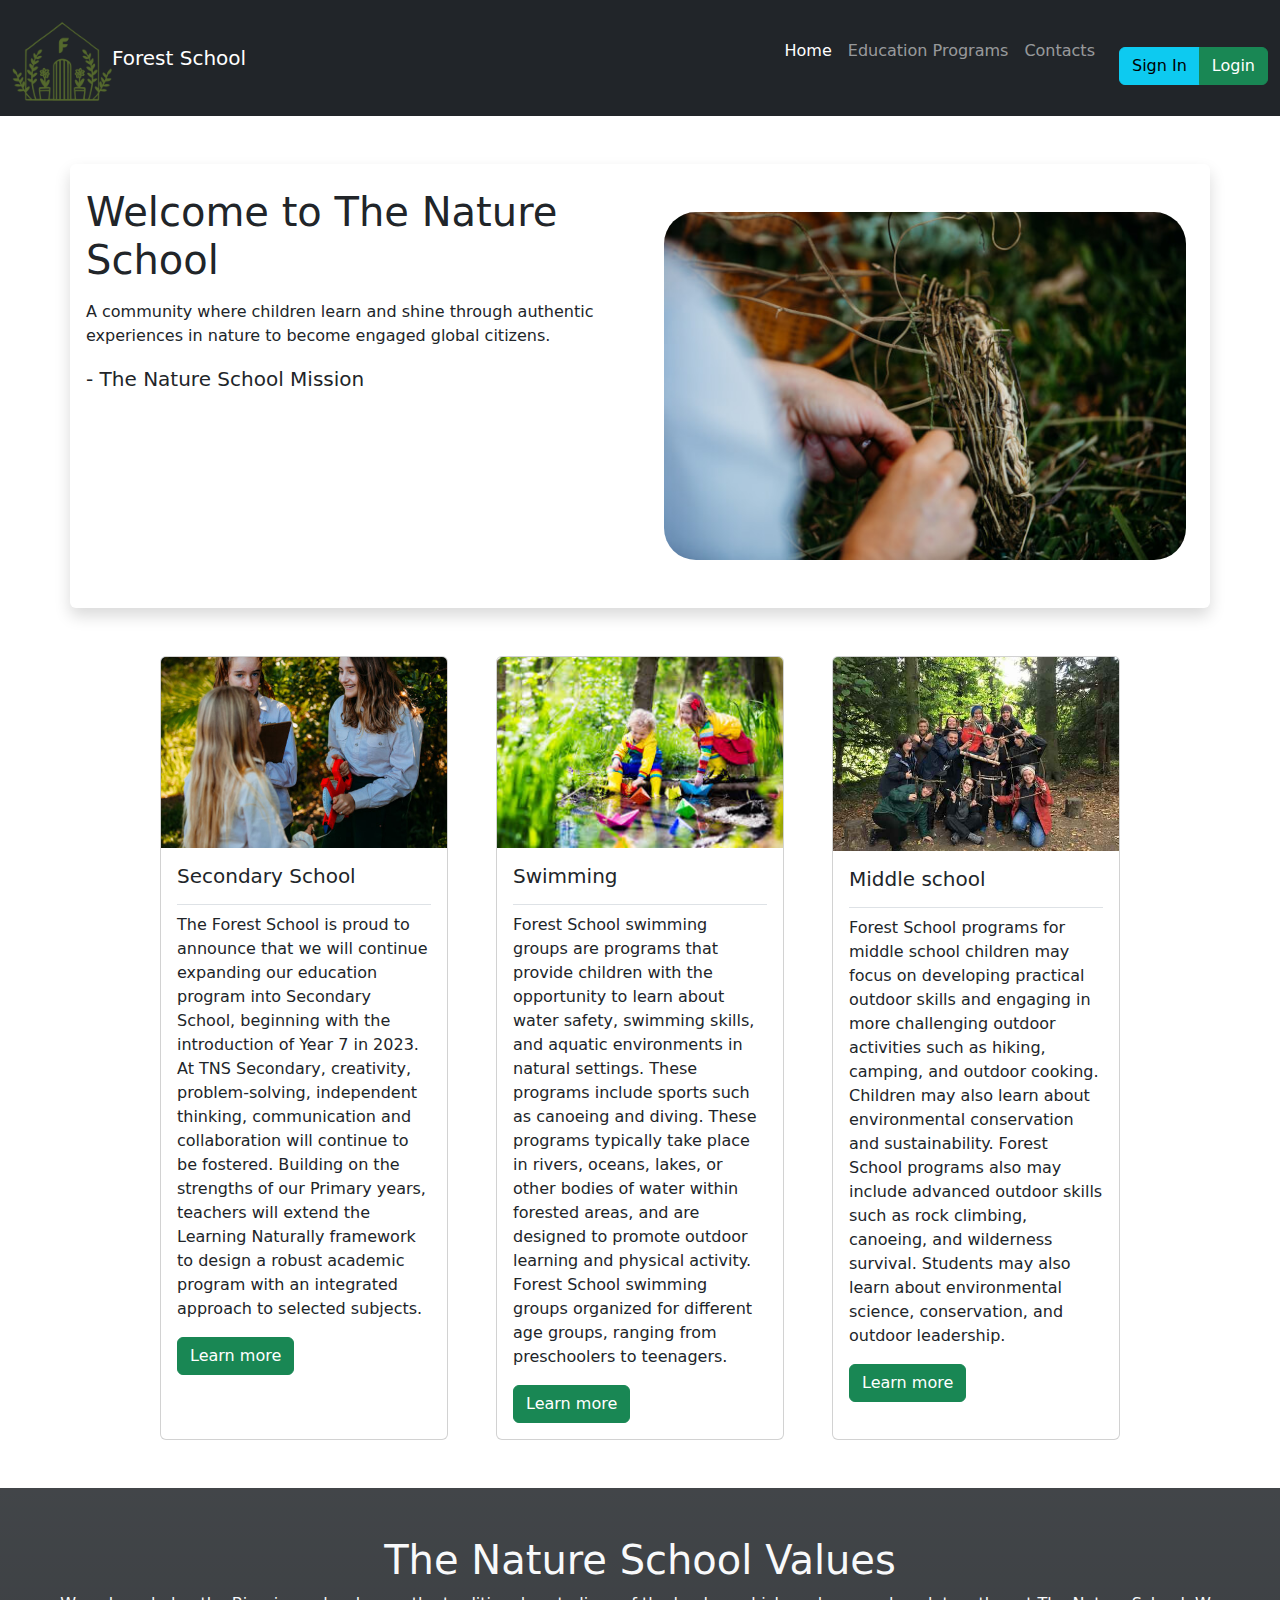
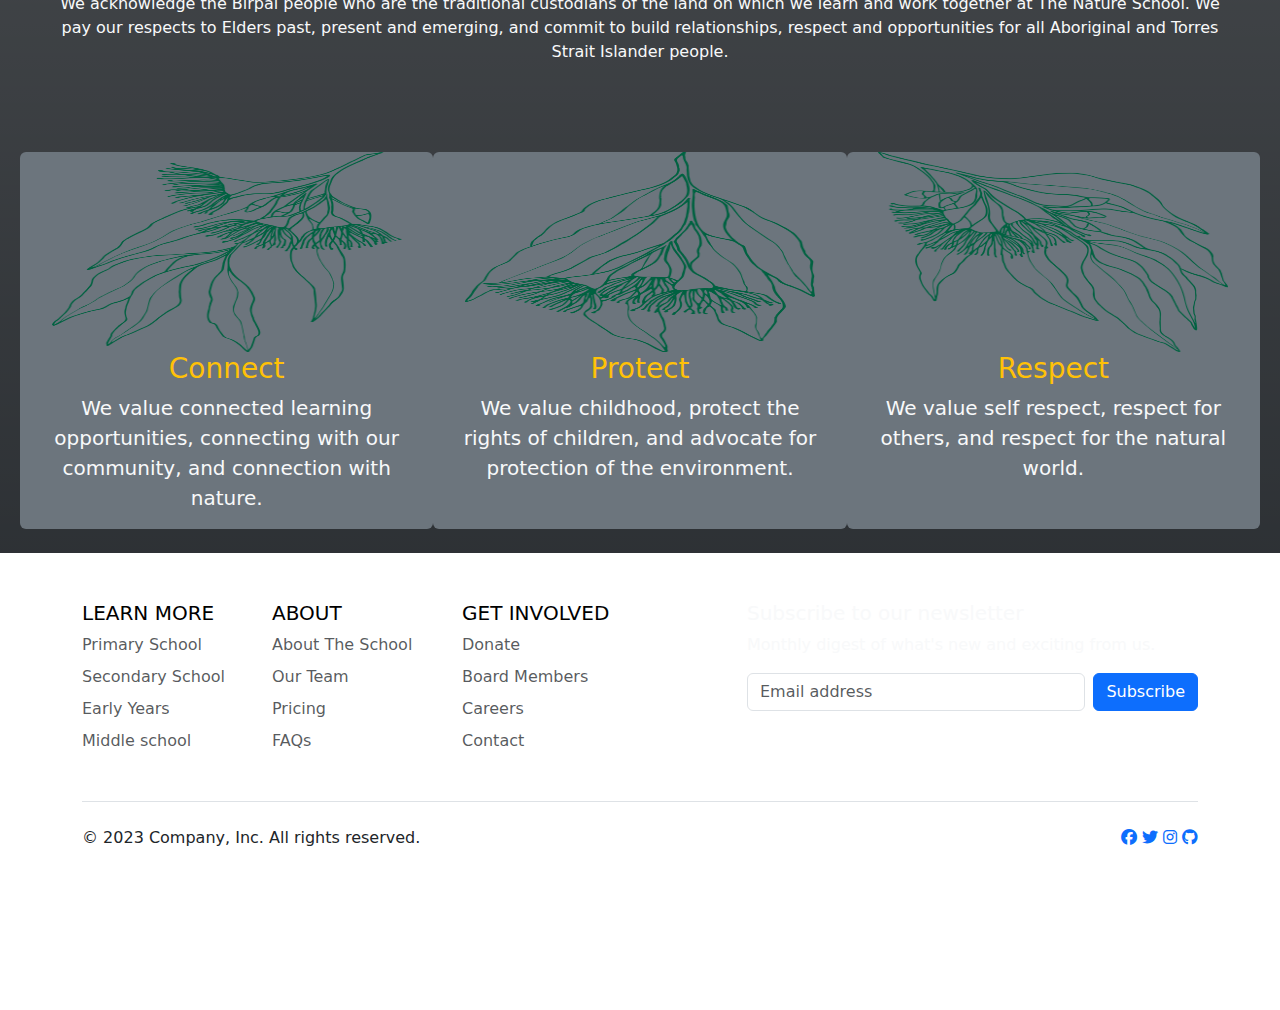
<file: index.html>
<!DOCTYPE html>
<html lang="en">

<head>
    <meta charset="UTF-8">
    <meta http-equiv="X-UA-Compatible" content="IE=edge">
    <meta name="viewport" content="width=selamm, initial-scale=1.0">
    <title>Forest School-Bootstrap</title>
    <link rel="stylesheet" href="https://cdnjs.cloudflare.com/ajax/libs/bootstrap/5.2.3/css/bootstrap.min.css" />
    <link rel="stylesheet" href="style.css">
    <link rel="stylesheet" href="https://cdnjs.cloudflare.com/ajax/libs/font-awesome/6.4.0/css/all.min.css">
</head>

<body>
    <!-- navbar -->
    <nav class="navbar navbar-expand-lg navbar-dark bg-dark sticky-top ">
        <div class="container-fluid">
            <img style="width: 100px;" src="images/logo.png" alt="">
            <a class="navbar-brand" id="home" href="#">Forest School</a>
            <button class="navbar-toggler" type="button" data-bs-toggle="offcanvas"
                data-bs-target="#offcanvasDarkNavbar" aria-controls="offcanvasDarkNavbar"
                aria-label="Toggle navigation">
                <span class="navbar-toggler-icon"></span>
            </button>
            <div class="offcanvas offcanvas-end text-bg-dark" tabindex="-1" id="offcanvasDarkNavbar"
                aria-labelledby="offcanvasDarkNavbarLabel">
                <div class="offcanvas-header">
                    <h5 class="offcanvas-title" id="offcanvasDarkNavbarLabel">Forest School</h5>
                    <button type="button" class="btn-close btn-close-white" data-bs-dismiss="offcanvas"
                        aria-label="Close"></button>
                </div>
                <div class="offcanvas-body">
                    <ul class="navbar-nav justify-content-end flex-grow-1 pe-3">
                        <li class="nav-item">
                            <a class="nav-link active" aria-current="page" href="/">Home</a>
                        </li>
                        <li class="nav-item">
                            <a class="nav-link" href="/education.html">Education Programs</a>
                        </li>
                        <li class="nav-item dropdown">
                            <a class="nav-link" href="/contacts.html">Contacts</a>
                        </li>
                    </ul>
                    <form class="btn-group d-flex mt-3" role="search">
                        <a class="btn btn-info" href="/signin.html">Sign In</a>
                        <a class="btn btn-success" href="/login.html">Login</a>
                    </form>
                </div>
            </div>
        </div>
    </nav>

    <!-- hero -->
    <section>
        <div class="container mt-5">
            <div class="row rounded shadow">
                <div class="col-lg-6 col-sm-12 g-2 p-3">
                    <h1>Welcome to The Nature School</h1>
                    <p class="my-3">A community where children learn and shine through authentic experiences in nature to become engaged global citizens. </p>
                    <span class="lead">- The Nature School Mission</span>
                </div>
                <div class="col-lg-6 col-sm-12 g-5 d-flex align-items-center">
                    <img style="max-width: 100%;" class="img-fluid mb-5 rounded-5" src="images/6.jpeg" alt="">

                </div>
            </div>
        </div>
    </section>

    <!-- carts -->
    <section id="education" class="d-flex gap-5 flex-wrap justify-content-center  my-5">
       
        <!-- kart 2 -->
        <div class="card d-flex align-items-center justify-content-center" style="width: 18rem;">
            <img src="images/2.jpeg" class="card-img-top" alt="...">
            <div class="card-body">
                <h5 class="card-title border-bottom pb-3">Secondary School</h5>
                <p class="card-text">The Forest School is proud to announce that we will continue expanding our
                    education program into Secondary School, beginning with the introduction of Year 7 in 2023.  At TNS Secondary,
                    creativity, problem-solving, independent thinking, communication and collaboration will continue to
                    be fostered. Building on the strengths of our Primary years, teachers will extend the Learning
                    Naturally framework to design a robust academic program with an integrated approach to selected
                    subjects.
                </p>
                <a href="#" class="btn btn-success">Learn more</a>
            </div>
        </div>
       
       
        <!-- kart 7 -->
        <div class="card" style="width: 18rem;">
            <img src="images/8.jpeg" class="card-img-top" alt="...">
            <div class="card-body">
                <h5 class="card-title border-bottom pb-3">Swimming</h5>
                <p class="card-text">Forest School swimming groups are programs that provide children with the
                    opportunity to learn about water safety, swimming skills, and aquatic environments in natural
                    settings. These programs include sports such as canoeing and diving. These programs typically take place in rivers, oceans, lakes, or other bodies of water within
                    forested areas, and are designed to promote outdoor learning and physical activity.

                    Forest School swimming groups organized for different age groups, ranging from
                    preschoolers to teenagers.
                </p>
                <a href="#" class="btn btn-success">Learn more</a>
            </div>
        </div>
        
        <!-- kart 9 -->
        <div class="card" style="width: 18rem;">
            <img src="images/0.jpg" class="card-img-top" alt="...">
            <div class="card-body">
                <h5 class="card-title border-bottom pb-3">Middle school</h5>
                <p class="card-text">Forest School programs for middle school children may focus on developing
                    practical outdoor skills and engaging in more challenging outdoor activities such as hiking,
                    camping, and outdoor cooking. Children may also learn about environmental conservation and
                    sustainability. Forest School programs also may include advanced outdoor skills such as rock
                    climbing, canoeing, and wilderness survival. Students may also learn about environmental
                    science, conservation, and outdoor leadership.
                </p>
                <a href="#" class="btn btn-success">Learn more</a>
            </div>
        </div>

    </section>

    <!-- goal -->
    <section class=" my-5 bg-dark text-light bg-gradient">
        
            <div class="row text-center  p-5">
                <h1>The Nature School Values</h1>
                <p>We acknowledge the Birpai people who are the traditional custodians of the land on which we learn and work together at The Nature School. We pay our respects to Elders past, present and emerging, and commit to build relationships, respect and opportunities for all Aboriginal and Torres Strait Islander people.</p>
            </div>
            <div class=" row g-2 justify-content-between p-4 text-center ">
                <div class="col-lg-4 col-md-6 col-sm-12 rounded bg-secondary">
                    <img src="images/c1.png" style="width:350px;height:200px;">
                    <div class="cardGoal">
                        <h3 class="text-warning">Connect</h3>
                        <p class="lead">We value connected learning opportunities, connecting with our community, and connection with
                            nature.
                        </p>
                    </div>
                </div>
                <div class="col-lg-4 col-md-6 col-sm-12 px-3 rounded bg-secondary">
                    <img src="images/c2.png" style="width:350px;height:200px;" alt="">
                    <div class="cardGoal">
                        <h3 class="text-warning">Protect</h3>
                        <p class="lead">We value childhood, protect the rights of children, and advocate for protection of the
                            environment.</p>
                    </div>
                </div>
                <div class="col-lg-4 col-md-6 col-sm-12 rounded bg-secondary">
                    <img src="images/c3.png" class="card-img-top" style="width:350px;height:200px;" alt="">
                        <div class=" cardGoal">
                    <h3 class="text-warning">Respect</h3>
                    <p class="lead">We value self respect, respect for others, and respect for the natural world.</p>
                </div>
            </div>
        
    </div>
    
    <!-- footer  -->
    <section class="bg-body">
        <div class="container ">
            <footer class="py-5">
                <div class="row g-4">
                    <div class="col-6 col-md-2 mb-3">
                        <h5 class="text-black fw-light">LEARN MORE</h5>
                        <ul class="nav flex-column">
                            <li class="nav-item mb-2"><a href="#" class="nav-link p-0 text-body-secondary">Primary
                                    School</a></li>
                            <li class="nav-item mb-2"><a href="#" class="nav-link p-0 text-body-secondary">Secondary
                                    School</a></li>
                            <li class="nav-item mb-2"><a href="#" class="nav-link p-0 text-body-secondary">Early Years</a>
                            </li>
                            <li class="nav-item mb-2"><a href="#" class="nav-link p-0 text-body-secondary">Middle school</a></li>
                        </ul>
                    </div>
    
                    <div class="col-6 col-md-2 mb-3">
                        <h5 class="text-black fw-light">ABOUT</h5>
                        <ul class="nav flex-column">
                            <li class="nav-item mb-2"><a href="#" class="nav-link p-0 text-body-secondary">About The
                                    School</a></li>
                            <li class="nav-item mb-2"><a href="#" class="nav-link p-0 text-body-secondary">Our Team</a></li>
                            <li class="nav-item mb-2"><a href="#" class="nav-link p-0 text-body-secondary">Pricing</a></li>
                            <li class="nav-item mb-2"><a href="#" class="nav-link p-0 text-body-secondary">FAQs</a></li>
                        </ul>
                    </div>
    
                    <div class="col-6 col-md-2 mb-3">
                        <h5 class="text-black fw-light">GET INVOLVED</h5>
                        <ul class="nav flex-column">
                            <li class="nav-item mb-2"><a href="#" class="nav-link p-0 text-body-secondary">Donate</a></li>
                            <li class="nav-item mb-2"><a href="#" class="nav-link p-0 text-body-secondary">Board Members</a>
                            </li>
                            <li class="nav-item mb-2"><a href="#" class="nav-link p-0 text-body-secondary">Careers</a></li>
                            <li class="nav-item mb-2"><a href="#" class="nav-link p-0 text-body-secondary">Contact</a></li>
                        </ul>
                    </div>
    
                    <div class="col-md-5 offset-md-1 mb-3">
                        <form>
                            <h5>Subscribe to our newsletter</h5>
                            <p>Monthly digest of what's new and exciting from us.</p>
                            <div class="d-flex flex-column flex-sm-row w-100 gap-2">
                                <label for="newsletter1" class="visually-hidden">Email address</label>
                                <input id="newsletter1" type="text" class="form-control" placeholder="Email address">
                                <button class="btn btn-primary" type="button">Subscribe</button>
                            </div>
                        </form>
                    </div>
                </div>
    
                <div class="d-flex flex-column flex-sm-row justify-content-between py-4 my-4 border-top">
                    <div>
                        <p class="text-dark">&copy; 2023 Company, Inc. All rights reserved.</p>
                    </div>
                    <div class="social">
                        <a href=""><i class="fa-brands fa-facebook"></i></a>
                        <a href=""><i class="fa-brands fa-twitter"></i></a>
                        <a href=""><i class="fa-brands fa-instagram"></i></a>
                        <a href=""><i class="fa-brands fa-github"></i></a>
                    </div>
                </div>
            </footer>
        </div>

    </section>
   


    <!-- Bootstrap script kodları -->
    <script src="https://cdnjs.cloudflare.com/ajax/libs/bootstrap/5.2.3/js/bootstrap.min.js"></script>
</body>

</html>
</file>
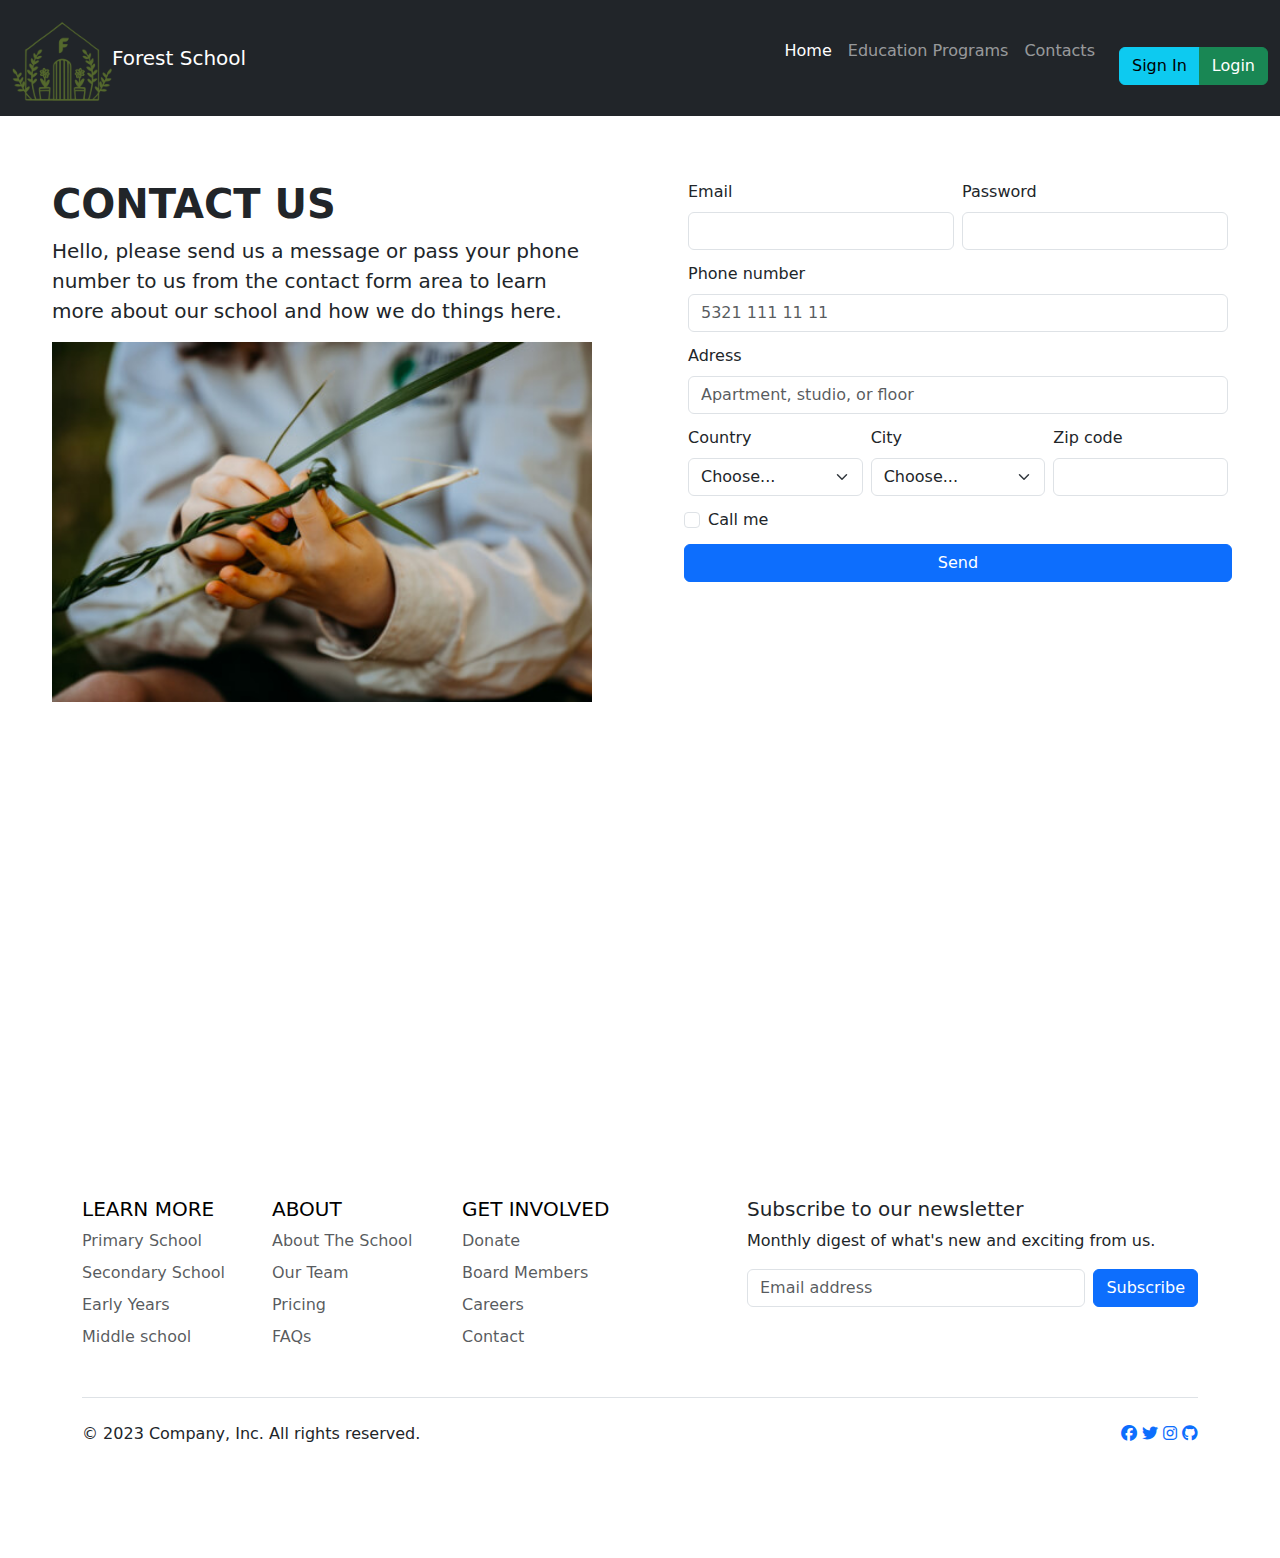
<file: contacts.html>
<!DOCTYPE html>
<html lang="en">

<head>
    <meta charset="UTF-8">
    <meta http-equiv="X-UA-Compatible" content="IE=edge">
    <meta name="viewport" content="width=device-width, initial-scale=1.0">
    <title>Contacts</title>
    <link rel="stylesheet" href="https://cdnjs.cloudflare.com/ajax/libs/bootstrap/5.2.3/css/bootstrap.min.css" />
    <link rel="stylesheet" href="https://cdnjs.cloudflare.com/ajax/libs/font-awesome/6.4.0/css/all.min.css">

</head>

<body>

    <!-- navbar -->
    <nav class="navbar navbar-expand-lg navbar-dark bg-dark sticky-top ">
        <div class="container-fluid">
            <img style="width: 100px;" src="images/logo.png" alt="">
            <a class="navbar-brand" id="home" href="#">Forest School</a>
            <button class="navbar-toggler" type="button" data-bs-toggle="offcanvas"
                data-bs-target="#offcanvasDarkNavbar" aria-controls="offcanvasDarkNavbar"
                aria-label="Toggle navigation">
                <span class="navbar-toggler-icon"></span>
            </button>
            <div class="offcanvas offcanvas-end text-bg-dark" tabindex="-1" id="offcanvasDarkNavbar"
                aria-labelledby="offcanvasDarkNavbarLabel">
                <div class="offcanvas-header">
                    <h5 class="offcanvas-title" id="offcanvasDarkNavbarLabel">Forest School</h5>
                    <button type="button" class="btn-close btn-close-white" data-bs-dismiss="offcanvas"
                        aria-label="Close"></button>
                </div>
                <div class="offcanvas-body">
                    <ul class="navbar-nav justify-content-end flex-grow-1 pe-3">
                        <li class="nav-item">
                            <a class="nav-link active" aria-current="page" href="/">Home</a>
                        </li>
                        <li class="nav-item">
                            <a class="nav-link" href="/education.html">Education Programs</a>
                        </li>
                        <li class="nav-item dropdown">
                            <a class="nav-link" href="/contacts.html">Contacts</a>
                        </li>
                    </ul>
                    <form class="btn-group d-flex mt-3" role="search">
                        <a class="btn btn-info" href="/signin.html">Sign In</a>
                        <a class="btn btn-success" href="/login.html">Login</a>
                    </form>
                </div>
            </div>
        </div>
    </nav>
    <!-- contact -->
    <div class="row p-3">
        <div class="col-lg-6 col-md-6 col-sm-12 p-5">
            <h1 class="fw-bold">CONTACT US</h1>
            <p class="lead">Hello, please send us a message or pass your phone number to us from the contact form area to learn more about our school and how we do things here. </p>
            <img src="images/5.jpeg" class="w-100" alt="">
        </div>
        <div class="col-lg-6 col-md-6 col-sm-12 p-5 d-flex flex-column justify-content-between align-items-center ">
            <form class="row g-2">
               
                    <div class="col-md-6">
                      <label for="inputEmail4" class="form-label">Email</label>
                      <input type="email" class="form-control" id="inputEmail4">
                    </div>
                    <div class="col-md-6">
                        <label for="exampleInputPassword1" class="form-label">Password</label>
                        <input type="password" class="form-control mb-1">
                    </div>
                    <div class="col-12">
                        <label class="form-label">Phone number</label>
                        <input type="text" class="form-control mb-1" placeholder="5321 111 11 11">
                    </div>
                    <div class="col-12">
                        <label class="form-label">Adress</label>
                        <input type="text" class="form-control mb-1" placeholder="Apartment, studio, or floor">
                    </div>
                    <div class="col-lg-4 col-md-6 ">
                        <label class="form-label">Country</label>
                        <select id="inputState" class="form-select mb-1">
                            <option selected>Choose...</option>
                            <option>...</option>
                        </select>
                    </div>
                    <div class="col-lg-4 col-md-6">
                        <label class="form-label">City</label>
                        <select id="inputState" class="form-select mb-1">
                            <option selected>Choose...</option>
                            <option>...</option>
                        </select>
                    </div>
                    <div class="col-lg-4">
                        <label class="form-label">Zip code</label>
                        <input type="number" class="form-control mb-1" placeholder="">
                    </div>
                    <div class="col-12 mb-1 form-check">
                        <input type="checkbox" class="form-check-input" id="exampleCheck1">
                        <label class="form-check-label" for="exampleCheck1">Call me</label>
                    </div>
                    <button type="submit" class="col-12 btn btn-primary">Send</button>

            </form>
            <div>
                <iframe
                    src="https://www.google.com/maps/embed?pb=!1m18!1m12!1m3!1d8974.759764360793!2d12.515579136668673!3d55.78125672915867!2m3!1f0!2f0!3f0!3m2!1i1024!2i768!4f13.1!3m3!1m2!1s0x46524e7b084fc019%3A0x9ee966d291384c28!2sDaycare%20Centre!5e0!3m2!1str!2str!4v1683639524241!5m2!1str!2str"
                    class="w-100 my-5" height="400" style="border:0;" allowfullscreen="" loading="lazy"
                    referrerpolicy="no-referrer-when-downgrade">
                </iframe>
            </div>

        </div>
    </div>

    <!-- footer  -->
    <section class="bg-body">
        <div class="container ">
            <footer class="py-5">
                <div class="row g-4">
                    <div class="col-6 col-md-2 mb-3">
                        <h5 class="text-black fw-light">LEARN MORE</h5>
                        <ul class="nav flex-column">
                            <li class="nav-item mb-2"><a href="#" class="nav-link p-0 text-body-secondary">Primary
                                    School</a></li>
                            <li class="nav-item mb-2"><a href="#" class="nav-link p-0 text-body-secondary">Secondary
                                    School</a></li>
                            <li class="nav-item mb-2"><a href="#" class="nav-link p-0 text-body-secondary">Early Years</a>
                            </li>
                            <li class="nav-item mb-2"><a href="#" class="nav-link p-0 text-body-secondary">Middle school</a></li>
                        </ul>
                    </div>
    
                    <div class="col-6 col-md-2 mb-3">
                        <h5 class="text-black fw-light">ABOUT</h5>
                        <ul class="nav flex-column">
                            <li class="nav-item mb-2"><a href="#" class="nav-link p-0 text-body-secondary">About The
                                    School</a></li>
                            <li class="nav-item mb-2"><a href="#" class="nav-link p-0 text-body-secondary">Our Team</a></li>
                            <li class="nav-item mb-2"><a href="#" class="nav-link p-0 text-body-secondary">Pricing</a></li>
                            <li class="nav-item mb-2"><a href="#" class="nav-link p-0 text-body-secondary">FAQs</a></li>
                        </ul>
                    </div>
    
                    <div class="col-6 col-md-2 mb-3">
                        <h5 class="text-black fw-light">GET INVOLVED</h5>
                        <ul class="nav flex-column">
                            <li class="nav-item mb-2"><a href="#" class="nav-link p-0 text-body-secondary">Donate</a></li>
                            <li class="nav-item mb-2"><a href="#" class="nav-link p-0 text-body-secondary">Board Members</a>
                            </li>
                            <li class="nav-item mb-2"><a href="#" class="nav-link p-0 text-body-secondary">Careers</a></li>
                            <li class="nav-item mb-2"><a href="#" class="nav-link p-0 text-body-secondary">Contact</a></li>
                        </ul>
                    </div>
    
                    <div class="col-md-5 offset-md-1 mb-3">
                        <form>
                            <h5>Subscribe to our newsletter</h5>
                            <p>Monthly digest of what's new and exciting from us.</p>
                            <div class="d-flex flex-column flex-sm-row w-100 gap-2">
                                <label for="newsletter1" class="visually-hidden">Email address</label>
                                <input id="newsletter1" type="text" class="form-control" placeholder="Email address">
                                <button class="btn btn-primary" type="button">Subscribe</button>
                            </div>
                        </form>
                    </div>
                </div>
    
                <div class="d-flex flex-column flex-sm-row justify-content-between py-4 my-4 border-top">
                    <div>
                        <p class="text-dark">&copy; 2023 Company, Inc. All rights reserved.</p>
                    </div>
                    <div class="social">
                        <a href=""><i class="fa-brands fa-facebook"></i></a>
                        <a href=""><i class="fa-brands fa-twitter"></i></a>
                        <a href=""><i class="fa-brands fa-instagram"></i></a>
                        <a href=""><i class="fa-brands fa-github"></i></a>
                    </div>
                </div>
            </footer>
        </div>

    </section>
    <script src="https://cdnjs.cloudflare.com/ajax/libs/bootstrap/5.2.3/js/bootstrap.min.js"></script>
</body>

</html>
</file>
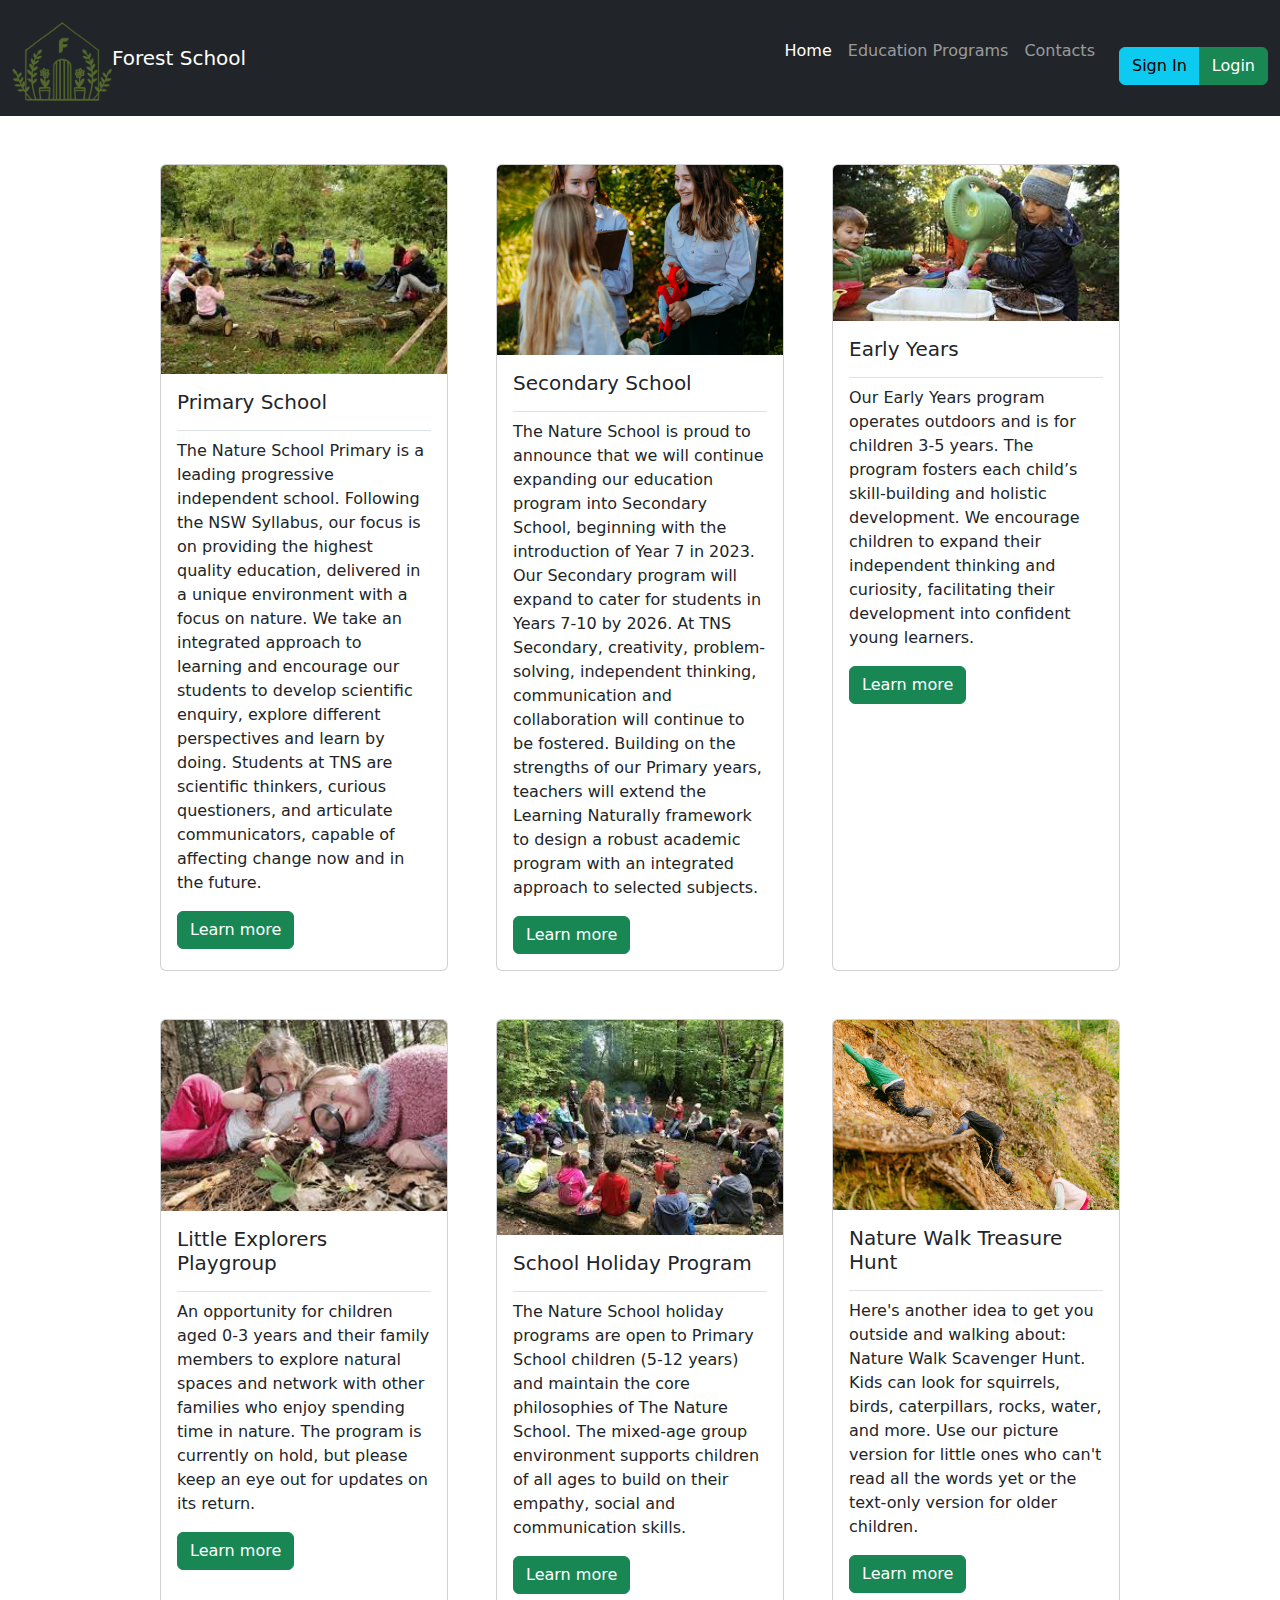
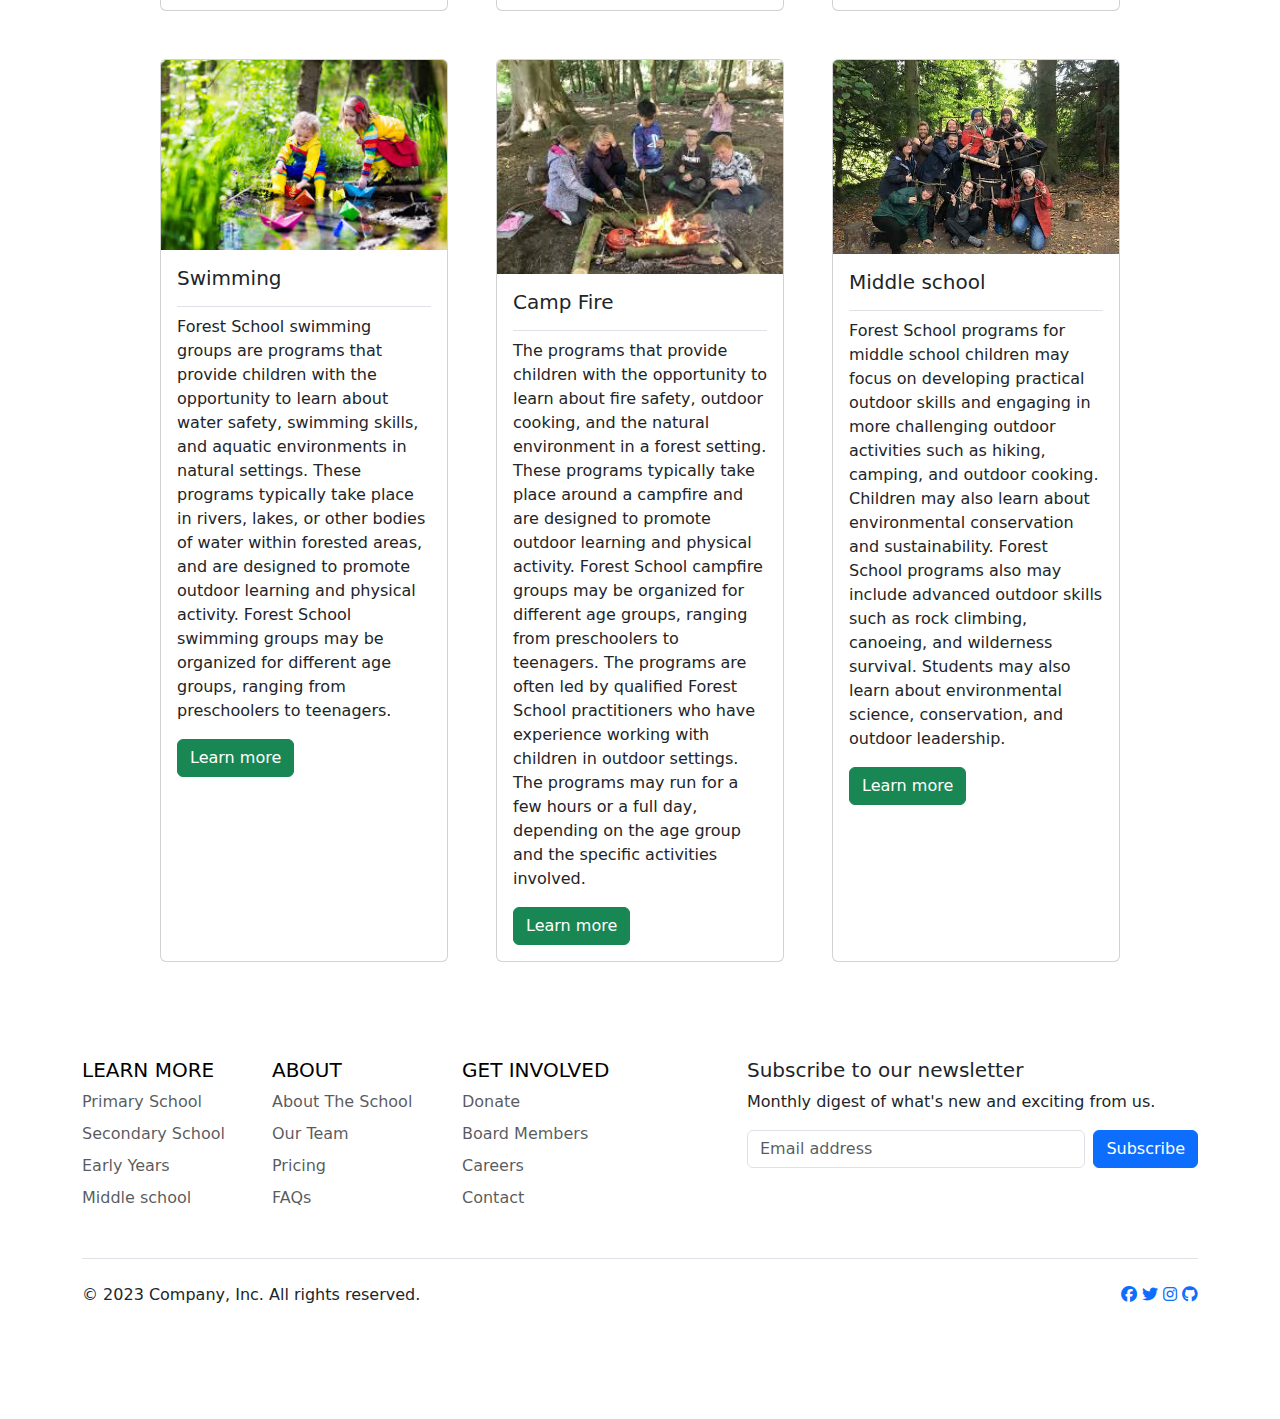
<file: education.html>
<!DOCTYPE html>
<html lang="en">

<head>
    <meta charset="UTF-8">
    <meta http-equiv="X-UA-Compatible" content="IE=edge">
    <meta name="viewport" content="width=selamm, initial-scale=1.0">
    <title>Forest School-Bootstrap</title>
    <link rel="stylesheet" href="https://cdnjs.cloudflare.com/ajax/libs/bootstrap/5.2.3/css/bootstrap.min.css" />
    <link rel="stylesheet" href="style.css">
    <link rel="stylesheet" href="https://cdnjs.cloudflare.com/ajax/libs/font-awesome/6.4.0/css/all.min.css">

</head>

<body>
    <!-- navbar -->
    <nav class="navbar navbar-expand-lg navbar-dark bg-dark sticky-top ">
        <div class="container-fluid">
            <img style="width: 100px;" src="images/logo.png" alt="">
            <a class="navbar-brand" id="home" href="#">Forest School</a>
            <button class="navbar-toggler" type="button" data-bs-toggle="offcanvas"
                data-bs-target="#offcanvasDarkNavbar" aria-controls="offcanvasDarkNavbar"
                aria-label="Toggle navigation">
                <span class="navbar-toggler-icon"></span>
            </button>
            <div class="offcanvas offcanvas-end text-bg-dark" tabindex="-1" id="offcanvasDarkNavbar"
                aria-labelledby="offcanvasDarkNavbarLabel">
                <div class="offcanvas-header">
                    <h5 class="offcanvas-title" id="offcanvasDarkNavbarLabel">Forest School</h5>
                    <button type="button" class="btn-close btn-close-white" data-bs-dismiss="offcanvas"
                        aria-label="Close"></button>
                </div>
                <div class="offcanvas-body">
                    <ul class="navbar-nav justify-content-end flex-grow-1 pe-3">
                        <li class="nav-item">
                            <a class="nav-link active" aria-current="page" href="/">Home</a>
                        </li>
                        <li class="nav-item">
                            <a class="nav-link" href="/education.html">Education Programs</a>
                        </li>
                        <li class="nav-item dropdown">
                            <a class="nav-link" href="/contacts.html">Contacts</a>
                        </li>
                    </ul>
                    <form class="btn-group d-flex mt-3" role="search">
                        <a class="btn btn-info" href="/signin.html">Sign In</a>
                        <a class="btn btn-success" href="/login.html">Login</a>
                    </form>
                </div>
            </div>
        </div>
    </nav>

    <!-- carts -->
    <section id="education" class="d-flex gap-5 flex-wrap justify-content-center  my-5">
        <!-- kart 1 -->
        <div class="card" style="width: 18rem;">
            <img src="images/11.jpeg" class="card-img-top" alt="...">
            <div class="card-body">
                <h5 class="card-title border-bottom pb-3">Primary School</h5>
                <p class="card-text">The Nature School Primary is a leading progressive independent school. Following
                    the NSW Syllabus, our focus is on providing the highest quality education, delivered in a unique
                    environment with a focus on nature. We take an integrated approach to learning and encourage our
                    students to develop scientific enquiry, explore different perspectives and learn by doing. Students
                    at TNS are scientific thinkers, curious questioners, and articulate communicators, capable of
                    affecting change now and in the future.</p>
                <a href="#" class="btn btn-success">Learn more</a>
            </div>
        </div>
        <!-- kart 2 -->
        <div class="card d-flex align-items-center justify-content-center" style="width: 18rem;">
            <img src="images/2.jpeg" class="card-img-top" alt="...">
            <div class="card-body">
                <h5 class="card-title border-bottom pb-3">Secondary School</h5>
                <p class="card-text">The Nature School is proud to announce that we will continue expanding our
                    education program into Secondary School, beginning with the introduction of Year 7 in 2023. Our
                    Secondary program will expand to cater for students in Years 7-10 by 2026. At TNS Secondary,
                    creativity, problem-solving, independent thinking, communication and collaboration will continue to
                    be fostered. Building on the strengths of our Primary years, teachers will extend the Learning
                    Naturally framework to design a robust academic program with an integrated approach to selected
                    subjects.
                </p>
                <a href="#" class="btn btn-success">Learn more</a>
            </div>
        </div>
        <!-- kart 3 -->
        <div class="card" style="width: 18rem;">
            <div>
                <img src="images/3.jpeg" class="card-img-top" alt="...">
            </div>
            <div class="card-body">
                <h5 class="card-title border-bottom pb-3">Early Years</h5>
                <p class="card-text">Our Early Years program operates outdoors and is for children 3-5 years. The
                    program fosters each child’s skill-building and holistic development. We encourage children to
                    expand their independent thinking and curiosity, facilitating their development into confident
                    young learners.</p>
                <a href="#" class="btn btn-success">Learn more</a>
            </div>
        </div>
        <!-- kart 4 -->
        <div class="card" style="width: 18rem;">
            <div>
                <img src="images/13.jpeg" class="card-img-top" alt="...">
            </div>
            <div class="card-body">
                <h5 class="card-title border-bottom pb-3">Little Explorers Playgroup</h5>
                <p class="card-text">An opportunity for children aged 0-3 years and their family members to explore
                    natural spaces and network with other families who enjoy spending time in nature. The program is
                    currently on hold, but please keep an eye out for updates on its return. </p>
                <a href="#" class="btn btn-success">Learn more</a>
            </div>
        </div>
        <!-- kart 5 -->
        <div class="card" style="width: 18rem;">
            <img src="images/7.png" class="card-img-top" alt="...">
            <div class="card-body">
                <h5 class="card-title border-bottom pb-3">School Holiday Program</h5>
                <p class="card-text">The Nature School holiday programs are open to Primary School children (5-12
                    years) and maintain the core philosophies of The Nature School. The mixed-age group environment
                    supports children of all ages to build on their empathy, social and communication skills.
                </p>
                <a href="#" class="btn btn-success">Learn more</a>
            </div>
        </div>
        <!-- kart 6 -->
        <div class="card" style="width: 18rem;">
            <img src="images/4.png" class="card-img-top" alt="...">
            <div class="card-body ">
                <h5 class="card-title border-bottom pb-3">Nature Walk Treasure Hunt</h5>
                <p class="card-text">Here's another idea to get you outside and walking about: Nature Walk Scavenger
                    Hunt. Kids can look for squirrels, birds, caterpillars, rocks, water, and more. Use our picture
                    version for little ones who can't read all the words yet or the text-only version for older
                    children.</p>
                <a href="#" class="btn btn-success">Learn more</a>
            </div>
        </div>
        <!-- kart 7 -->
        <div class="card" style="width: 18rem;">
            <img src="images/8.jpeg" class="card-img-top" alt="...">
            <div class="card-body">
                <h5 class="card-title border-bottom pb-3">Swimming</h5>
                <p class="card-text">Forest School swimming groups are programs that provide children with the
                    opportunity to learn about water safety, swimming skills, and aquatic environments in natural
                    settings. These programs typically take place in rivers, lakes, or other bodies of water within
                    forested areas, and are designed to promote outdoor learning and physical activity.

                    Forest School swimming groups may be organized for different age groups, ranging from
                    preschoolers to teenagers.
                </p>
                <a href="#" class="btn btn-success">Learn more</a>
            </div>
        </div>
        <!-- kart 8 -->
        <div class="card" style="width: 18rem;">
            <img src="images/12.jpeg" class="card-img-top" alt="...">
            <div class="card-body">
                <h5 class="card-title border-bottom pb-3">Camp Fire</h5>
                <p class="card-text"> The programs that provide children with the opportunity to learn about fire
                    safety, outdoor cooking, and the natural environment in a forest setting. These programs
                    typically take place around a campfire and are designed to promote outdoor learning and physical
                    activity. Forest School campfire groups may be organized for different age groups, ranging from
                    preschoolers to teenagers. The programs are often led by qualified Forest School practitioners
                    who have experience working with children in outdoor settings. The programs may run for a few
                    hours or a full day, depending on the age group and the specific activities involved.
                </p>
                <a href="#" class="btn btn-success">Learn more</a>
            </div>
        </div>
        <!-- kart 9 -->
        <div class="card" style="width: 18rem;">
            <img src="images/0.jpg" class="card-img-top" alt="...">
            <div class="card-body">
                <h5 class="card-title border-bottom pb-3">Middle school</h5>
                <p class="card-text">Forest School programs for middle school children may focus on developing
                    practical outdoor skills and engaging in more challenging outdoor activities such as hiking,
                    camping, and outdoor cooking. Children may also learn about environmental conservation and
                    sustainability. Forest School programs also may include advanced outdoor skills such as rock
                    climbing, canoeing, and wilderness survival. Students may also learn about environmental
                    science, conservation, and outdoor leadership.
                </p>
                <a href="#" class="btn btn-success">Learn more</a>
            </div>
        </div>

    </section>
    
   <!-- footer  -->
   <section class="bg-body">
    <div class="container ">
        <footer class="py-5">
            <div class="row g-4">
                <div class="col-6 col-md-2 mb-3">
                    <h5 class="text-black fw-light">LEARN MORE</h5>
                    <ul class="nav flex-column">
                        <li class="nav-item mb-2"><a href="#" class="nav-link p-0 text-body-secondary">Primary
                                School</a></li>
                        <li class="nav-item mb-2"><a href="#" class="nav-link p-0 text-body-secondary">Secondary
                                School</a></li>
                        <li class="nav-item mb-2"><a href="#" class="nav-link p-0 text-body-secondary">Early Years</a>
                        </li>
                        <li class="nav-item mb-2"><a href="#" class="nav-link p-0 text-body-secondary">Middle school</a></li>
                    </ul>
                </div>

                <div class="col-6 col-md-2 mb-3">
                    <h5 class="text-black fw-light">ABOUT</h5>
                    <ul class="nav flex-column">
                        <li class="nav-item mb-2"><a href="#" class="nav-link p-0 text-body-secondary">About The
                                School</a></li>
                        <li class="nav-item mb-2"><a href="#" class="nav-link p-0 text-body-secondary">Our Team</a></li>
                        <li class="nav-item mb-2"><a href="#" class="nav-link p-0 text-body-secondary">Pricing</a></li>
                        <li class="nav-item mb-2"><a href="#" class="nav-link p-0 text-body-secondary">FAQs</a></li>
                    </ul>
                </div>

                <div class="col-6 col-md-2 mb-3">
                    <h5 class="text-black fw-light">GET INVOLVED</h5>
                    <ul class="nav flex-column">
                        <li class="nav-item mb-2"><a href="#" class="nav-link p-0 text-body-secondary">Donate</a></li>
                        <li class="nav-item mb-2"><a href="#" class="nav-link p-0 text-body-secondary">Board Members</a>
                        </li>
                        <li class="nav-item mb-2"><a href="#" class="nav-link p-0 text-body-secondary">Careers</a></li>
                        <li class="nav-item mb-2"><a href="#" class="nav-link p-0 text-body-secondary">Contact</a></li>
                    </ul>
                </div>

                <div class="col-md-5 offset-md-1 mb-3">
                    <form>
                        <h5>Subscribe to our newsletter</h5>
                        <p>Monthly digest of what's new and exciting from us.</p>
                        <div class="d-flex flex-column flex-sm-row w-100 gap-2">
                            <label for="newsletter1" class="visually-hidden">Email address</label>
                            <input id="newsletter1" type="text" class="form-control" placeholder="Email address">
                            <button class="btn btn-primary" type="button">Subscribe</button>
                        </div>
                    </form>
                </div>
            </div>

            <div class="d-flex flex-column flex-sm-row justify-content-between py-4 my-4 border-top">
                <div>
                    <p class="text-dark">&copy; 2023 Company, Inc. All rights reserved.</p>
                </div>
                <div class="social">
                    <a href=""><i class="fa-brands fa-facebook"></i></a>
                    <a href=""><i class="fa-brands fa-twitter"></i></a>
                    <a href=""><i class="fa-brands fa-instagram"></i></a>
                    <a href=""><i class="fa-brands fa-github"></i></a>
                </div>
            </div>
        </footer>
    </div>

</section>
   


    <!-- Bootstrap script kodları -->
    <script src="https://cdnjs.cloudflare.com/ajax/libs/bootstrap/5.2.3/js/bootstrap.min.js"></script>
</body>

</html>
</file>
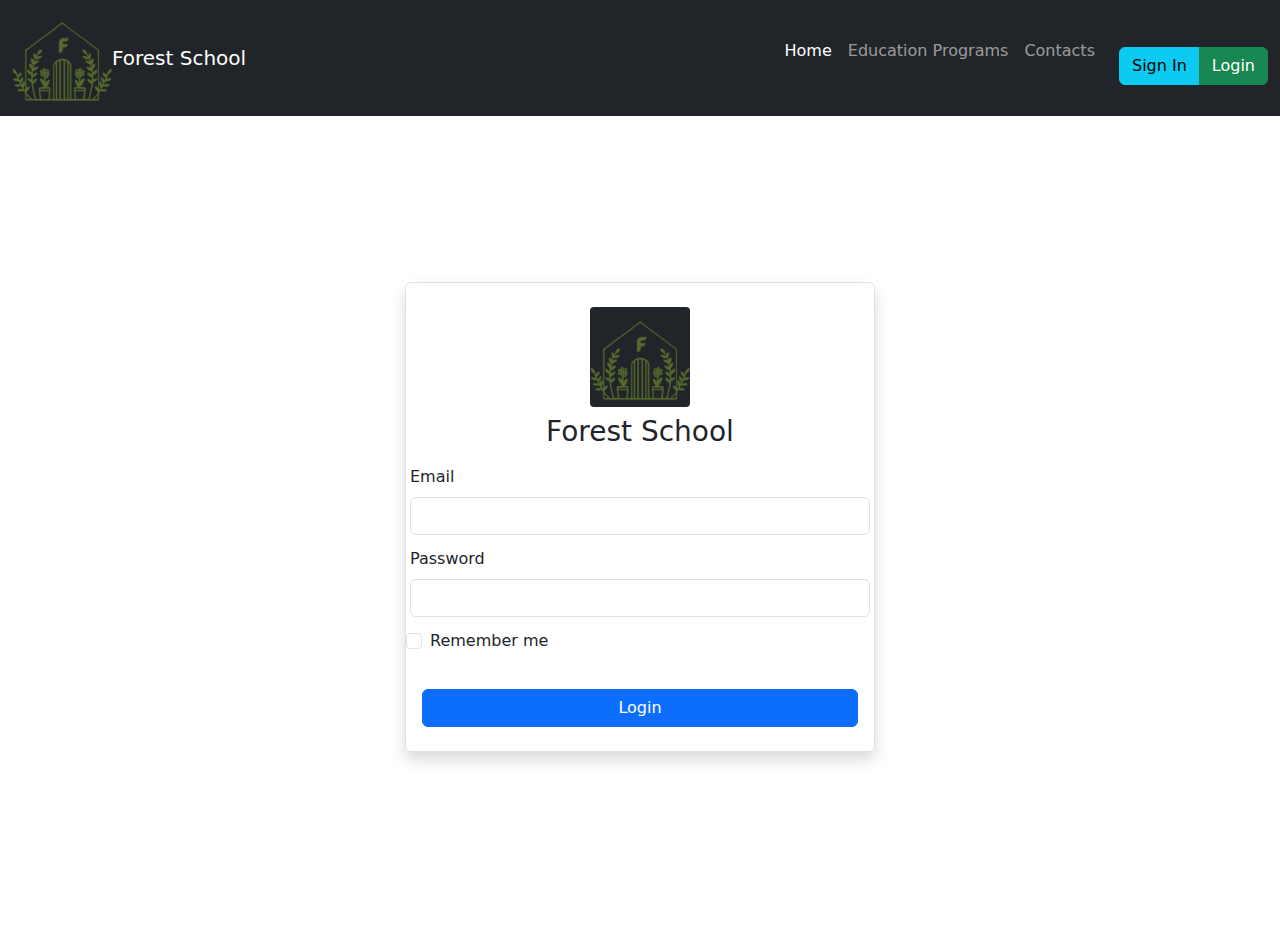
<file: login.html>
<!DOCTYPE html>
<html lang="en">

<head>
    <meta charset="UTF-8">
    <meta http-equiv="X-UA-Compatible" content="IE=edge">
    <meta name="viewport" content="width=device-width, initial-scale=1.0">
    <title>Contacts</title>
    <link rel="stylesheet" href="https://cdnjs.cloudflare.com/ajax/libs/bootstrap/5.2.3/css/bootstrap.min.css" />
</head>

<body>

    <!-- navbar -->
    <nav class="navbar navbar-expand-lg navbar-dark bg-dark sticky-top ">
        <div class="container-fluid">
            <img style="width: 100px;" src="images/logo.png" alt="">
            <a class="navbar-brand" id="home" href="#">Forest School</a>
            <button class="navbar-toggler" type="button" data-bs-toggle="offcanvas"
                data-bs-target="#offcanvasDarkNavbar" aria-controls="offcanvasDarkNavbar"
                aria-label="Toggle navigation">
                <span class="navbar-toggler-icon"></span>
            </button>
            <div class="offcanvas offcanvas-end text-bg-dark" tabindex="-1" id="offcanvasDarkNavbar"
                aria-labelledby="offcanvasDarkNavbarLabel">
                <div class="offcanvas-header">
                    <h5 class="offcanvas-title" id="offcanvasDarkNavbarLabel">Forest School</h5>
                    <button type="button" class="btn-close btn-close-white" data-bs-dismiss="offcanvas"
                        aria-label="Close"></button>
                </div>
                <div class="offcanvas-body">
                    <ul class="navbar-nav justify-content-end flex-grow-1 pe-3">
                        <li class="nav-item">
                            <a class="nav-link active" aria-current="page" href="/">Home</a>
                        </li>
                        <li class="nav-item">
                            <a class="nav-link" href="/education.html">Education Programs</a>
                        </li>
                        <li class="nav-item dropdown">
                            <a class="nav-link" href="/contacts.html">Contacts</a>
                        </li>
                    </ul>
                    <form class="btn-group d-flex mt-3" role="search">
                        <a class="btn btn-info" href="/signin.html">Sign In</a>
                        <a class="btn btn-success" href="/login.html">Login</a>
                    </form>
                </div>
            </div>
        </div>
    </nav>
    <!-- login -->
    <div class="container d-flex  justify-content-center align-items-center" style="height: 90vh;">
        <div class="col-lg-6  col-12 p-5 ">
            
            <form class="row g-2 border shadow rounded ">
                   <div class="d-flex justify-content-center">
                       <img src="images/logo.png" class="rounded-1 mt-3" width="100px" alt="">
                    </div>
                    <div class="d-flex justify-content-center">
                        <h3>Forest School</h3>
                    </div>
                    <div class="col-12">
                      <label for="inputEmail4" class="form-label">Email</label>
                      <input type="email" class="form-control mb-1" id="inputEmail4">
                    </div>
                    <div class="col-12">
                        <label for="exampleInputPassword1" class="form-label">Password</label>
                        <input type="password" class="form-control mb-1">
                    </div>
                    <div class="col-12 mb-1  form-check">
                        <input type="checkbox" class="form-check-input" id="exampleCheck1">
                        <label class="form-check-label" for="exampleCheck1">Remember me</label>
                    </div>
                    <div class="px-3">
                        <button type="submit" class="col-12 btn btn-primary my-4">Login</button>
                    </div>
            </form>

        </div>
    </div>


    <script src="https://cdnjs.cloudflare.com/ajax/libs/bootstrap/5.2.3/js/bootstrap.min.js"></script>
</body>

</html>
</file>
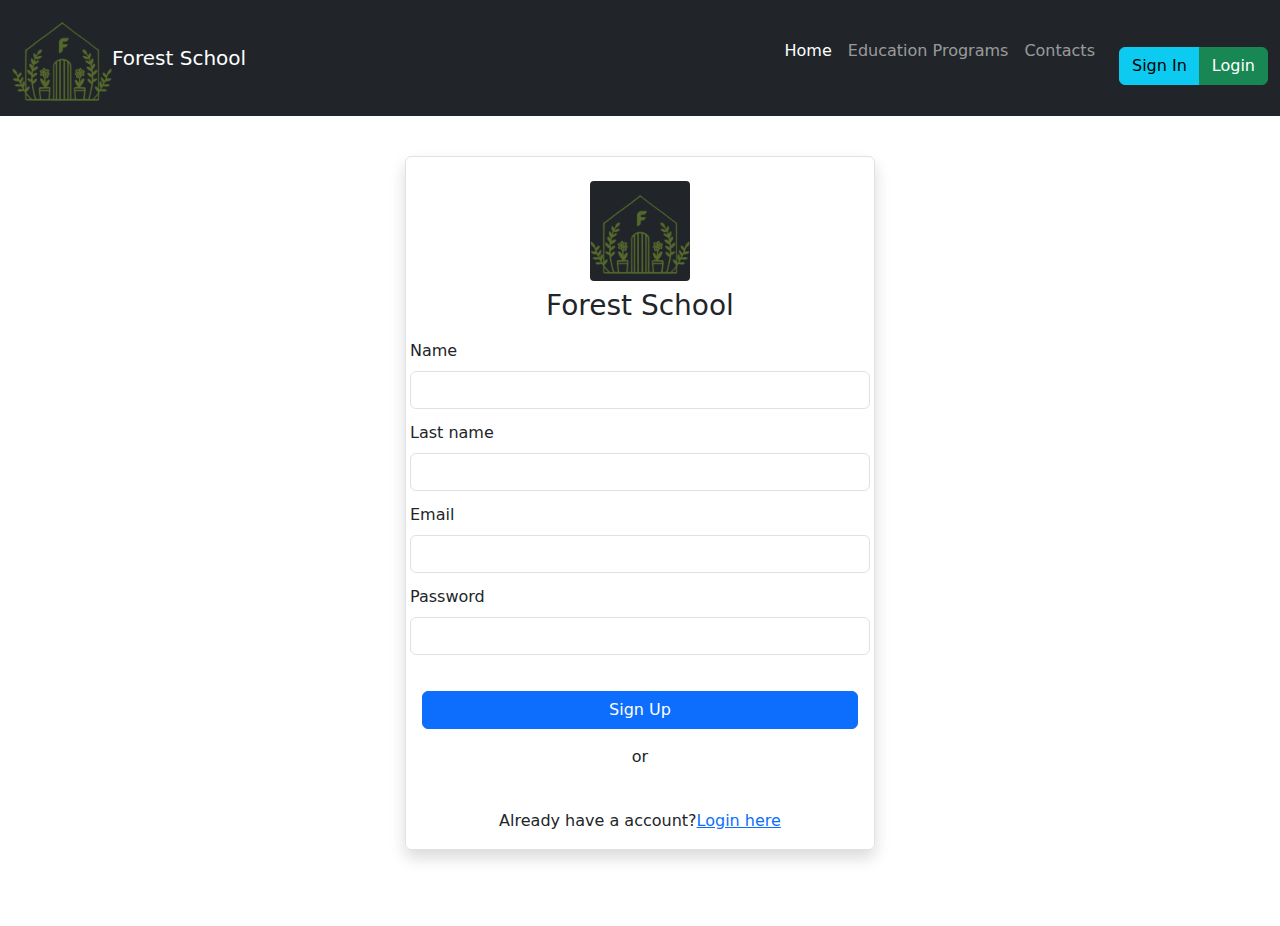
<file: signin.html>
<!DOCTYPE html>
<html lang="en">

<head>
    <meta charset="UTF-8">
    <meta http-equiv="X-UA-Compatible" content="IE=edge">
    <meta name="viewport" content="width=device-width, initial-scale=1.0">
    <title>Contacts</title>
    <link rel="stylesheet" href="https://cdnjs.cloudflare.com/ajax/libs/bootstrap/5.2.3/css/bootstrap.min.css" />
</head>

<body>

    <!-- navbar -->
    <nav class="navbar navbar-expand-lg navbar-dark bg-dark sticky-top ">
        <div class="container-fluid">
            <img style="width: 100px;" src="images/logo.png" alt="">
            <a class="navbar-brand" id="home" href="#">Forest School</a>
            <button class="navbar-toggler" type="button" data-bs-toggle="offcanvas"
                data-bs-target="#offcanvasDarkNavbar" aria-controls="offcanvasDarkNavbar"
                aria-label="Toggle navigation">
                <span class="navbar-toggler-icon"></span>
            </button>
            <div class="offcanvas offcanvas-end text-bg-dark" tabindex="-1" id="offcanvasDarkNavbar"
                aria-labelledby="offcanvasDarkNavbarLabel">
                <div class="offcanvas-header">
                    <h5 class="offcanvas-title" id="offcanvasDarkNavbarLabel">Forest School</h5>
                    <button type="button" class="btn-close btn-close-white" data-bs-dismiss="offcanvas"
                        aria-label="Close"></button>
                </div>
                <div class="offcanvas-body">
                    <ul class="navbar-nav justify-content-end flex-grow-1 pe-3">
                        <li class="nav-item">
                            <a class="nav-link active" aria-current="page" href="/">Home</a>
                        </li>
                        <li class="nav-item">
                            <a class="nav-link" href="/education.html">Education Programs</a>
                        </li>
                        <li class="nav-item dropdown">
                            <a class="nav-link" href="/contacts.html">Contacts</a>
                        </li>
                    </ul>
                    <form class="btn-group d-flex mt-3" role="search">
                        <a class="btn btn-info" href="/signin.html">Sign In</a>
                        <a class="btn btn-success" href="/login.html">Login</a>
                    </form>
                </div>
            </div>
        </div>
    </nav>
    <!-- contact -->
    <div class="container d-flex flex-column justify-content-between align-items-center " style="height: 90vh;">
        <div class=" col-lg-6 col-12 p-5  ">
            <form class="row g-2 border rounded shadow">
                    <div class="d-flex justify-content-center ">
                       <img src="images/logo.png" class="rounded-1 mt-3" style="width:100px" alt="">
                    </div>
                    <div class="d-flex justify-content-center">
                        <h3>Forest School</h3>
                    </div>
                    <div class="col-12">
                        <label class="form-label">Name</label>
                        <input type="text" class="form-control mb-1" >
                    </div>
                    <div class="col-12">
                        <label class="form-label">Last name</label>
                        <input type="text" class="form-control mb-1" >
                    </div>
                    <div class="col-12">
                        <label for="inputEmail4" class="form-label">Email</label>
                        <input type="email" class="form-control mb-1" id="inputEmail4">
                    </div>
                    <div class="col-12">
                          <label for="exampleInputPassword1" class="form-label">Password</label>
                          <input type="password" class="form-control mb-1">
                    </div>
                    <div class="px-3">
                      <button type="submit" class="col-12 btn btn-primary mt-4">Sign Up</button>  
                    </div>
                    
                    <span class="d-flex justify-content-center my-3">or</span>
                    <a href=""></a>
                    <a href=""> </a>
                    <p class="d-flex justify-content-center">Already have a account? <u class="text-primary"> Login here</u> </p>

            </form>

        </div>
    </div>


    <script src="https://cdnjs.cloudflare.com/ajax/libs/bootstrap/5.2.3/js/bootstrap.min.js"></script>
</body>

</html>
</file>
<file: style.css>
.card{
    transition: all .3s;
}
.card:hover{
 transform: translate(10px,10px);
 transition: all .5s;
 box-shadow: 2px 2px 20px green;
}
</file>
